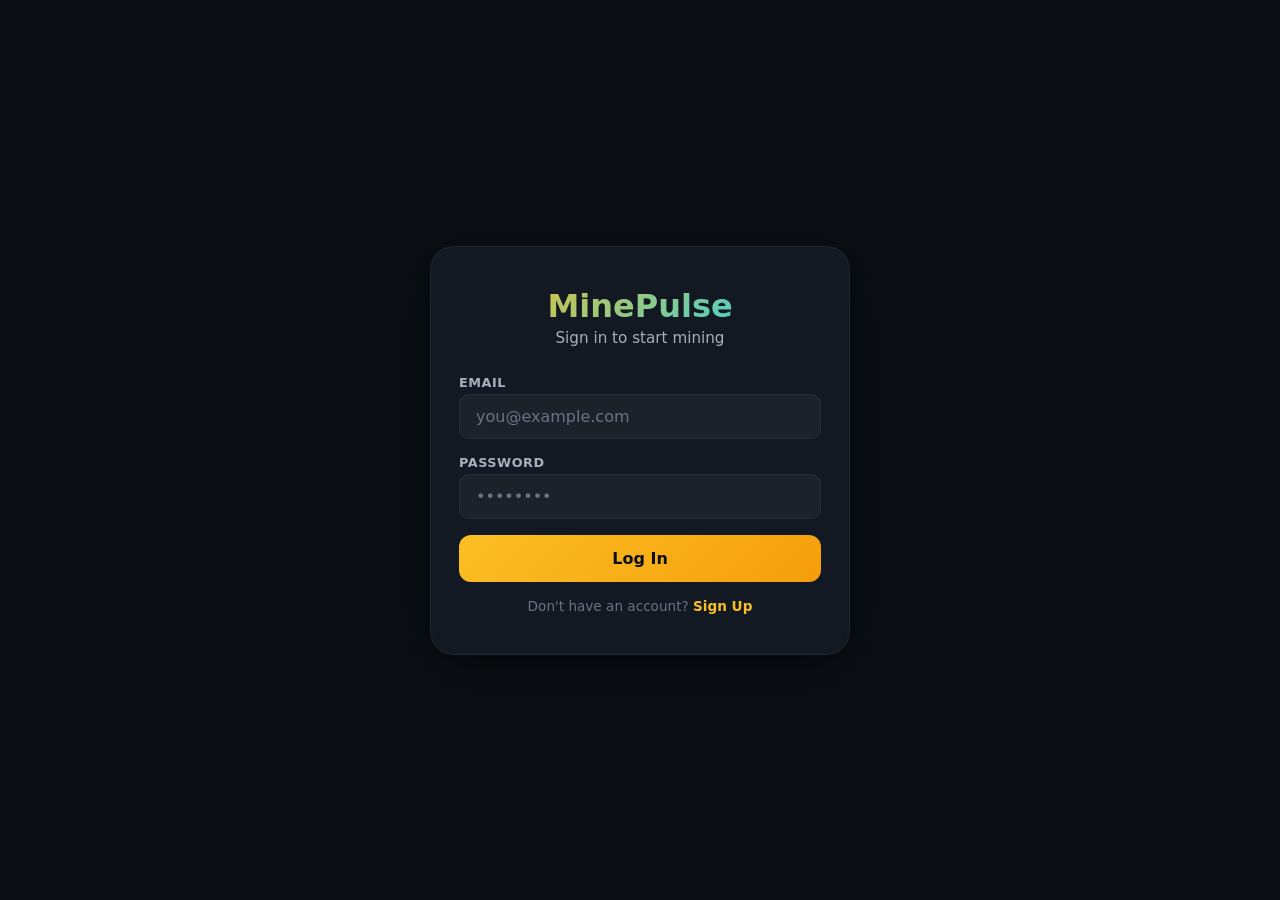
<file: index.html>
<!DOCTYPE html>
<html lang="en">
<head>
  <meta charset="UTF-8" />
  <meta name="viewport" content="width=device-width, initial-scale=1.0, maximum-scale=1.0, user-scalable=yes, viewport-fit=cover" />
  <title>MinePulse – Smart Mining</title>
  <link rel="manifest" href="manifest.json" />
  <link rel="stylesheet" href="style.css" />
</head>
<body>
  <div id="app">

    <!-- ==================== HEADER ==================== -->
    <header class="app-header">
      <div class="header-left">
        <span class="logo-text">MinePulse</span>
      </div>
      <div class="header-right">
        <button class="icon-btn" id="notif-btn" aria-label="Notifications">
          <svg width="22" height="22" viewBox="0 0 24 24" fill="none" stroke="currentColor" stroke-width="2">
            <path d="M18 8A6 6 0 0 0 6 8c0 7-3 9-3 9h18s-3-2-3-9"/>
            <path d="M13.73 21a2 2 0 0 1-3.46 0"/>
          </svg>
          <span class="notif-dot" id="notif-dot"></span>
        </button>
        <button class="icon-btn" id="profile-btn" aria-label="Profile">
          <svg width="22" height="22" viewBox="0 0 24 24" fill="none" stroke="currentColor" stroke-width="2">
            <path d="M20 21v-2a4 4 0 0 0-4-4H8a4 4 0 0 0-4 4v2"/>
            <circle cx="12" cy="7" r="4"/>
          </svg>
        </button>
      </div>
    </header>

    <!-- ==================== MAIN CONTENT ==================== -->
    <main class="main-content">

      <!-- ========== PAGE: DASHBOARD ========== -->
      <section id="page-dashboard" class="page active">
        <div class="welcome-card">
          <h1>Welcome back</h1>
          <p class="subtitle">Your mining dashboard is ready.</p>
        </div>

        <div class="stats-grid">
          <div class="stat-card">
            <span class="stat-label">Today's Earnings</span>
            <span class="stat-value" id="today-earnings">₹0.00</span>
          </div>
          <div class="stat-card">
            <span class="stat-label">Hashrate</span>
            <span class="stat-value" id="hashrate-value">0 H/s</span>
          </div>
          <div class="stat-card">
            <span class="stat-label">Status</span>
            <span class="stat-value" id="mining-status" style="color:#687384;">● Inactive</span>
          </div>
        </div>

        <button class="btn-primary full-width" id="start-btn">START MINING</button>

        <div class="session-info" id="session-info" style="display:none;">
          <span>Session: <strong id="session-time">00:00:00</strong></span>
          <span>Shares: <strong id="shares-count">0</strong></span>
        </div>

        <div class="recent-activity">
          <h3>Recent Activity</h3>
          <div id="activity-list">
            <div class="activity-empty">No activity yet.</div>
          </div>
        </div>
      </section>

      <!-- ========== PAGE: MINING ========== -->
      <section id="page-mining" class="page">
        <h2>Mining</h2>
        <div class="mining-stats">
          <div class="stat-card">
            <span class="stat-label">Current Hashrate</span>
            <span class="stat-value" id="mining-hashrate">0 H/s</span>
          </div>
          <div class="stat-card">
            <span class="stat-label">Session Duration</span>
            <span class="stat-value" id="mining-session">00:00:00</span>
          </div>
          <div class="stat-card">
            <span class="stat-label">Accepted Shares</span>
            <span class="stat-value" id="mining-shares">0</span>
          </div>
          <div class="stat-card">
            <span class="stat-label">Rejected Shares</span>
            <span class="stat-value" id="mining-rejected">0</span>
          </div>
        </div>
        <button class="btn-primary full-width" id="mining-toggle-btn">START MINING</button>
        <div class="mining-controls">
          <button class="btn-secondary" id="pause-btn" disabled>Pause</button>
          <button class="btn-secondary" id="resume-btn" disabled>Resume</button>
        </div>
        <p class="mining-note">Mining uses your device's idle CPU. You can close this page and mining will continue in the background.</p>
      </section>

      <!-- ========== PAGE: EARNINGS ========== -->
      <section id="page-earnings" class="page">
        <h2>Earnings</h2>
        <div class="earnings-summary">
          <div class="stat-card">
            <span class="stat-label">Today</span>
            <span class="stat-value" id="earnings-today">₹0.00</span>
          </div>
          <div class="stat-card">
            <span class="stat-label">This Week</span>
            <span class="stat-value" id="earnings-week">₹0.00</span>
          </div>
          <div class="stat-card">
            <span class="stat-label">This Month</span>
            <span class="stat-value" id="earnings-month">₹0.00</span>
          </div>
          <div class="stat-card">
            <span class="stat-label">Lifetime</span>
            <span class="stat-value" id="earnings-lifetime">₹0.00</span>
          </div>
        </div>
        <div class="earnings-history">
          <h3>History</h3>
          <div id="earnings-history-list">
            <div class="activity-empty">No earnings recorded yet.</div>
          </div>
        </div>
      </section>

      <!-- ========== PAGE: WALLET ========== -->
      <section id="page-wallet" class="page">
        <h2>Wallet</h2>
        <div class="wallet-balance">
          <div class="stat-card">
            <span class="stat-label">Available Balance</span>
            <span class="stat-value" id="wallet-balance">₹0.00</span>
          </div>
          <div class="stat-card">
            <span class="stat-label">Pending Payout</span>
            <span class="stat-value" id="wallet-pending">₹0.00</span>
          </div>
          <div class="stat-card">
            <span class="stat-label">Minimum Payout</span>
            <span class="stat-value" id="wallet-min">₹100.00</span>
          </div>
        </div>
        <div class="wallet-address">
          <label>Wallet Address</label>
          <div class="address-box">
            <span id="wallet-address">0x0000...0000</span>
            <button class="copy-btn" id="copy-address">Copy</button>
          </div>
        </div>
        <button class="btn-primary full-width" id="withdraw-btn">REQUEST PAYOUT</button>
        <div class="payout-history">
          <h3>Payout History</h3>
          <div id="payout-list">
            <div class="activity-empty">No payouts yet.</div>
          </div>
        </div>
      </section>

      <!-- ========== PAGE: MORE ========== -->
      <section id="page-more" class="page">
        <h2>More</h2>
        <div class="more-grid">
          <button class="more-item" data-page="page-workers">
            <svg width="24" height="24" viewBox="0 0 24 24" fill="none" stroke="currentColor" stroke-width="2">
              <rect x="2" y="7" width="20" height="14" rx="2"/>
              <path d="M16 21V5a2 2 0 0 0-2-2h-4a2 2 0 0 0-2 2v16"/>
            </svg>
            <span>Workers</span>
          </button>
          <button class="more-item" data-page="page-transactions">
            <svg width="24" height="24" viewBox="0 0 24 24" fill="none" stroke="currentColor" stroke-width="2">
              <polyline points="9 18 15 12 9 6"/>
            </svg>
            <span>Transactions</span>
          </button>
          <button class="more-item" data-page="page-notifications">
            <svg width="24" height="24" viewBox="0 0 24 24" fill="none" stroke="currentColor" stroke-width="2">
              <path d="M18 8A6 6 0 0 0 6 8c0 7-3 9-3 9h18s-3-2-3-9"/>
              <path d="M13.73 21a2 2 0 0 1-3.46 0"/>
            </svg>
            <span>Notifications</span>
          </button>
          <button class="more-item" data-page="page-support">
            <svg width="24" height="24" viewBox="0 0 24 24" fill="none" stroke="currentColor" stroke-width="2">
              <circle cx="12" cy="12" r="10"/>
              <path d="M9.09 9a3 3 0 0 1 5.83 1c0 2-3 3-3 3"/>
              <line x1="12" y1="17" x2="12.01" y2="17"/>
            </svg>
            <span>Support</span>
          </button>
          <button class="more-item" data-page="page-settings">
            <svg width="24" height="24" viewBox="0 0 24 24" fill="none" stroke="currentColor" stroke-width="2">
              <circle cx="12" cy="12" r="3"/>
              <path d="M12 1v4M12 19v4M4.22 4.22l2.83 2.83M16.95 16.95l2.83 2.83M1 12h4M19 12h4M4.22 19.78l2.83-2.83M16.95 7.05l2.83-2.83"/>
            </svg>
            <span>Settings</span>
          </button>
          <button class="more-item" id="logout-btn">
            <svg width="24" height="24" viewBox="0 0 24 24" fill="none" stroke="currentColor" stroke-width="2">
              <path d="M9 21H5a2 2 0 0 1-2-2V5a2 2 0 0 1 2-2h4"/>
              <polyline points="16 17 21 12 16 7"/>
              <line x1="21" y1="12" x2="9" y2="12"/>
            </svg>
            <span>Logout</span>
          </button>
        </div>
      </section>

      <!-- ========== SUBPAGES (within MORE) ========== -->
      <!-- Workers -->
      <section id="page-workers" class="page subpage">
        <button class="back-btn" data-back="page-more">
          <svg width="20" height="20" viewBox="0 0 24 24" fill="none" stroke="currentColor" stroke-width="2">
            <polyline points="15 18 9 12 15 6"/>
          </svg>
          Back
        </button>
        <h2>Workers</h2>
        <div id="workers-list">
          <div class="activity-empty">No workers connected.</div>
        </div>
      </section>

      <!-- Transactions -->
      <section id="page-transactions" class="page subpage">
        <button class="back-btn" data-back="page-more">
          <svg width="20" height="20" viewBox="0 0 24 24" fill="none" stroke="currentColor" stroke-width="2">
            <polyline points="15 18 9 12 15 6"/>
          </svg>
          Back
        </button>
        <h2>Transactions</h2>
        <div id="transactions-list">
          <div class="activity-empty">No transactions yet.</div>
        </div>
      </section>

      <!-- Notifications -->
      <section id="page-notifications" class="page subpage">
        <button class="back-btn" data-back="page-more">
          <svg width="20" height="20" viewBox="0 0 24 24" fill="none" stroke="currentColor" stroke-width="2">
            <polyline points="15 18 9 12 15 6"/>
          </svg>
          Back
        </button>
        <h2>Notifications</h2>
        <div id="notifications-list">
          <div class="activity-empty">No notifications.</div>
        </div>
      </section>

      <!-- Support -->
      <section id="page-support" class="page subpage">
        <button class="back-btn" data-back="page-more">
          <svg width="20" height="20" viewBox="0 0 24 24" fill="none" stroke="currentColor" stroke-width="2">
            <polyline points="15 18 9 12 15 6"/>
          </svg>
          Back
        </button>
        <h2>Support</h2>
        <p>Email: support@minepulse.com</p>
        <p>Telegram: @MinePulseSupport</p>
        <p>Response time: within 24 hours</p>
      </section>

      <!-- Settings -->
      <section id="page-settings" class="page subpage">
        <button class="back-btn" data-back="page-more">
          <svg width="20" height="20" viewBox="0 0 24 24" fill="none" stroke="currentColor" stroke-width="2">
            <polyline points="15 18 9 12 15 6"/>
          </svg>
          Back
        </button>
        <h2>Settings</h2>
        <div class="settings-group">
          <h3>Appearance</h3>
          <button class="btn-secondary" id="theme-toggle">Toggle Dark / Light</button>
        </div>
        <div class="settings-group">
          <h3>Currency</h3>
          <select id="currency-select">
            <option value="INR">INR (₹)</option>
            <option value="USD">USD ($)</option>
            <option value="USDT">USDT</option>
          </select>
        </div>
        <div class="settings-group">
          <h3>Account</h3>
          <button class="btn-secondary" id="logout-settings-btn">Logout</button>
        </div>
      </section>

    </main>

    <!-- ==================== BOTTOM NAVIGATION ==================== -->
    <nav class="bottom-nav">
      <button class="nav-item active" data-page="page-dashboard">
        <svg width="24" height="24" viewBox="0 0 24 24" fill="none" stroke="currentColor" stroke-width="2">
          <path d="M3 12L12 3l9 9"/>
          <path d="M5 10v10h14V10"/>
        </svg>
        <span>Home</span>
      </button>
      <button class="nav-item" data-page="page-mining">
        <svg width="24" height="24" viewBox="0 0 24 24" fill="none" stroke="currentColor" stroke-width="2">
          <path d="M12 3L3 8l9 5 9-5-9-5z"/>
          <path d="M3 8v8l9 5 9-5V8"/>
        </svg>
        <span>Mining</span>
      </button>
      <button class="nav-item" data-page="page-earnings">
        <svg width="24" height="24" viewBox="0 0 24 24" fill="none" stroke="currentColor" stroke-width="2">
          <circle cx="12" cy="12" r="10"/>
          <path d="M12 6v12M8 10l4-2 4 2"/>
        </svg>
        <span>Earnings</span>
      </button>
      <button class="nav-item" data-page="page-wallet">
        <svg width="24" height="24" viewBox="0 0 24 24" fill="none" stroke="currentColor" stroke-width="2">
          <rect x="2" y="5" width="20" height="14" rx="2"/>
          <path d="M16 10h4"/>
        </svg>
        <span>Wallet</span>
      </button>
      <button class="nav-item" data-page="page-more">
        <svg width="24" height="24" viewBox="0 0 24 24" fill="none" stroke="currentColor" stroke-width="2">
          <circle cx="12" cy="5" r="1"/>
          <circle cx="12" cy="12" r="1"/>
          <circle cx="12" cy="19" r="1"/>
        </svg>
        <span>More</span>
      </button>
    </nav>

  </div>

  <script src="app.js"></script>
</body>
</html>
</file>
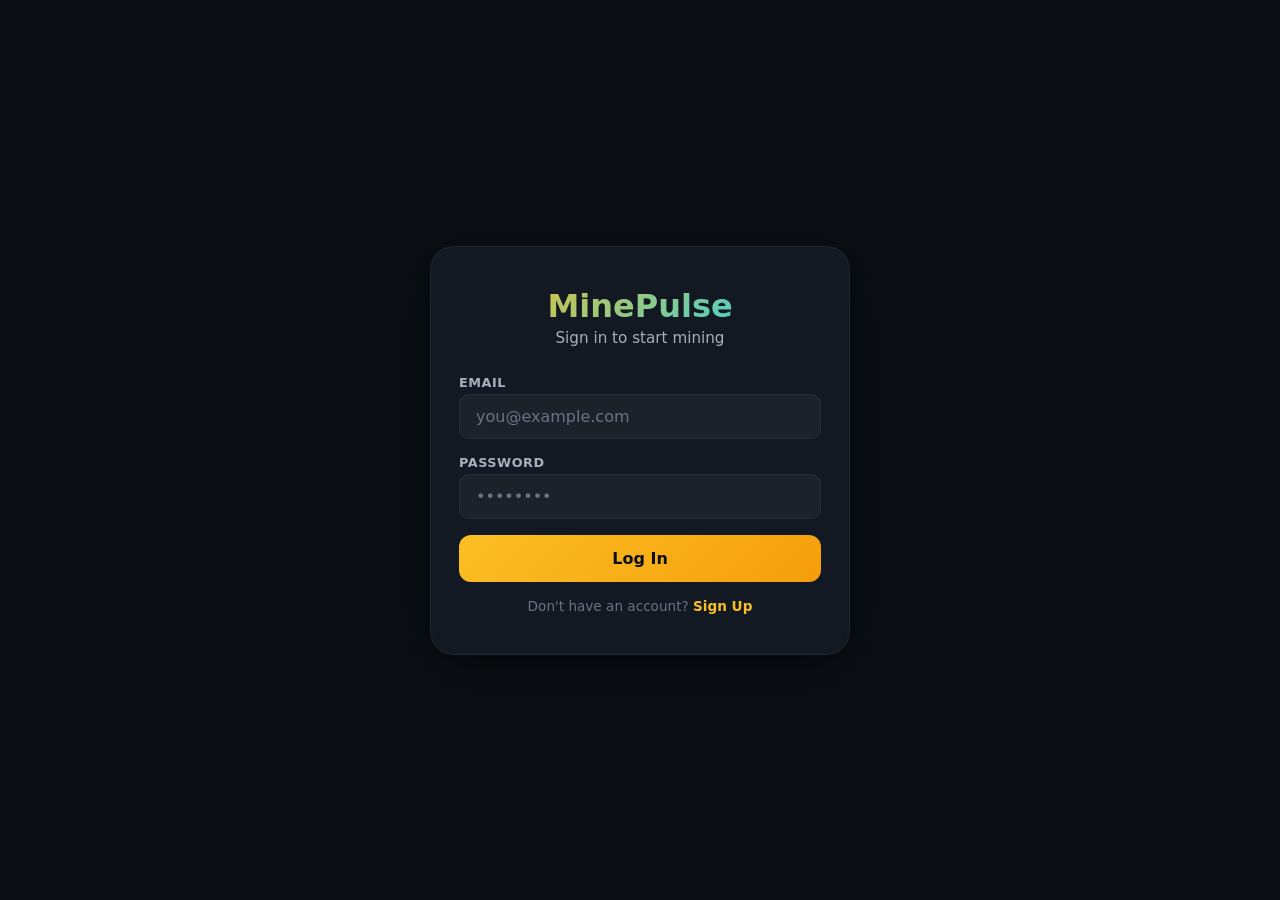
<file: deepseek_html_20260814_121b9d.html>
<!DOCTYPE html>
<html lang="en">
<head>
  <meta charset="UTF-8" />
  <meta name="viewport" content="width=device-width, initial-scale=1.0, maximum-scale=1.0, user-scalable=yes, viewport-fit=cover" />
  <title>MinePulse – Smart Mining</title>
  <link rel="manifest" href="manifest.json" />
  <link rel="stylesheet" href="style.css" />
</head>
<body>
  <div id="app">

    <!-- ==================== HEADER ==================== -->
    <header class="app-header">
      <div class="header-left">
        <span class="logo-text">MinePulse</span>
      </div>
      <div class="header-right">
        <button class="icon-btn" id="notif-btn" aria-label="Notifications">
          <svg width="22" height="22" viewBox="0 0 24 24" fill="none" stroke="currentColor" stroke-width="2">
            <path d="M18 8A6 6 0 0 0 6 8c0 7-3 9-3 9h18s-3-2-3-9"/>
            <path d="M13.73 21a2 2 0 0 1-3.46 0"/>
          </svg>
          <span class="notif-dot" id="notif-dot"></span>
        </button>
        <button class="icon-btn" id="profile-btn" aria-label="Profile">
          <svg width="22" height="22" viewBox="0 0 24 24" fill="none" stroke="currentColor" stroke-width="2">
            <path d="M20 21v-2a4 4 0 0 0-4-4H8a4 4 0 0 0-4 4v2"/>
            <circle cx="12" cy="7" r="4"/>
          </svg>
        </button>
      </div>
    </header>

    <!-- ==================== MAIN CONTENT ==================== -->
    <main class="main-content">

      <!-- ========== PAGE: DASHBOARD ========== -->
      <section id="page-dashboard" class="page active">
        <div class="welcome-card">
          <h1>Welcome back</h1>
          <p class="subtitle">Your mining dashboard is ready.</p>
        </div>

        <div class="stats-grid">
          <div class="stat-card">
            <span class="stat-label">Today's Earnings</span>
            <span class="stat-value" id="today-earnings">₹0.00</span>
          </div>
          <div class="stat-card">
            <span class="stat-label">Hashrate</span>
            <span class="stat-value" id="hashrate-value">0 H/s</span>
          </div>
          <div class="stat-card">
            <span class="stat-label">Status</span>
            <span class="stat-value" id="mining-status" style="color:#687384;">● Inactive</span>
          </div>
        </div>

        <button class="btn-primary full-width" id="start-btn">START MINING</button>

        <div class="session-info" id="session-info" style="display:none;">
          <span>Session: <strong id="session-time">00:00:00</strong></span>
          <span>Shares: <strong id="shares-count">0</strong></span>
        </div>

        <div class="recent-activity">
          <h3>Recent Activity</h3>
          <div id="activity-list">
            <div class="activity-empty">No activity yet.</div>
          </div>
        </div>
      </section>

      <!-- ========== PAGE: MINING ========== -->
      <section id="page-mining" class="page">
        <h2>Mining</h2>
        <div class="mining-stats">
          <div class="stat-card">
            <span class="stat-label">Current Hashrate</span>
            <span class="stat-value" id="mining-hashrate">0 H/s</span>
          </div>
          <div class="stat-card">
            <span class="stat-label">Session Duration</span>
            <span class="stat-value" id="mining-session">00:00:00</span>
          </div>
          <div class="stat-card">
            <span class="stat-label">Accepted Shares</span>
            <span class="stat-value" id="mining-shares">0</span>
          </div>
          <div class="stat-card">
            <span class="stat-label">Rejected Shares</span>
            <span class="stat-value" id="mining-rejected">0</span>
          </div>
        </div>
        <button class="btn-primary full-width" id="mining-toggle-btn">START MINING</button>
        <div class="mining-controls">
          <button class="btn-secondary" id="pause-btn" disabled>Pause</button>
          <button class="btn-secondary" id="resume-btn" disabled>Resume</button>
        </div>
        <p class="mining-note">Mining uses your device's idle CPU. You can close this page and mining will continue in the background.</p>
      </section>

      <!-- ========== PAGE: EARNINGS ========== -->
      <section id="page-earnings" class="page">
        <h2>Earnings</h2>
        <div class="earnings-summary">
          <div class="stat-card">
            <span class="stat-label">Today</span>
            <span class="stat-value" id="earnings-today">₹0.00</span>
          </div>
          <div class="stat-card">
            <span class="stat-label">This Week</span>
            <span class="stat-value" id="earnings-week">₹0.00</span>
          </div>
          <div class="stat-card">
            <span class="stat-label">This Month</span>
            <span class="stat-value" id="earnings-month">₹0.00</span>
          </div>
          <div class="stat-card">
            <span class="stat-label">Lifetime</span>
            <span class="stat-value" id="earnings-lifetime">₹0.00</span>
          </div>
        </div>
        <div class="earnings-history">
          <h3>History</h3>
          <div id="earnings-history-list">
            <div class="activity-empty">No earnings recorded yet.</div>
          </div>
        </div>
      </section>

      <!-- ========== PAGE: WALLET ========== -->
      <section id="page-wallet" class="page">
        <h2>Wallet</h2>
        <div class="wallet-balance">
          <div class="stat-card">
            <span class="stat-label">Available Balance</span>
            <span class="stat-value" id="wallet-balance">₹0.00</span>
          </div>
          <div class="stat-card">
            <span class="stat-label">Pending Payout</span>
            <span class="stat-value" id="wallet-pending">₹0.00</span>
          </div>
          <div class="stat-card">
            <span class="stat-label">Minimum Payout</span>
            <span class="stat-value" id="wallet-min">₹100.00</span>
          </div>
        </div>
        <div class="wallet-address">
          <label>Wallet Address</label>
          <div class="address-box">
            <span id="wallet-address">0x0000...0000</span>
            <button class="copy-btn" id="copy-address">Copy</button>
          </div>
        </div>
        <button class="btn-primary full-width" id="withdraw-btn">REQUEST PAYOUT</button>
        <div class="payout-history">
          <h3>Payout History</h3>
          <div id="payout-list">
            <div class="activity-empty">No payouts yet.</div>
          </div>
        </div>
      </section>

      <!-- ========== PAGE: MORE ========== -->
      <section id="page-more" class="page">
        <h2>More</h2>
        <div class="more-grid">
          <button class="more-item" data-page="page-workers">
            <svg width="24" height="24" viewBox="0 0 24 24" fill="none" stroke="currentColor" stroke-width="2">
              <rect x="2" y="7" width="20" height="14" rx="2"/>
              <path d="M16 21V5a2 2 0 0 0-2-2h-4a2 2 0 0 0-2 2v16"/>
            </svg>
            <span>Workers</span>
          </button>
          <button class="more-item" data-page="page-transactions">
            <svg width="24" height="24" viewBox="0 0 24 24" fill="none" stroke="currentColor" stroke-width="2">
              <polyline points="9 18 15 12 9 6"/>
            </svg>
            <span>Transactions</span>
          </button>
          <button class="more-item" data-page="page-notifications">
            <svg width="24" height="24" viewBox="0 0 24 24" fill="none" stroke="currentColor" stroke-width="2">
              <path d="M18 8A6 6 0 0 0 6 8c0 7-3 9-3 9h18s-3-2-3-9"/>
              <path d="M13.73 21a2 2 0 0 1-3.46 0"/>
            </svg>
            <span>Notifications</span>
          </button>
          <button class="more-item" data-page="page-support">
            <svg width="24" height="24" viewBox="0 0 24 24" fill="none" stroke="currentColor" stroke-width="2">
              <circle cx="12" cy="12" r="10"/>
              <path d="M9.09 9a3 3 0 0 1 5.83 1c0 2-3 3-3 3"/>
              <line x1="12" y1="17" x2="12.01" y2="17"/>
            </svg>
            <span>Support</span>
          </button>
          <button class="more-item" data-page="page-settings">
            <svg width="24" height="24" viewBox="0 0 24 24" fill="none" stroke="currentColor" stroke-width="2">
              <circle cx="12" cy="12" r="3"/>
              <path d="M12 1v4M12 19v4M4.22 4.22l2.83 2.83M16.95 16.95l2.83 2.83M1 12h4M19 12h4M4.22 19.78l2.83-2.83M16.95 7.05l2.83-2.83"/>
            </svg>
            <span>Settings</span>
          </button>
          <button class="more-item" id="logout-btn">
            <svg width="24" height="24" viewBox="0 0 24 24" fill="none" stroke="currentColor" stroke-width="2">
              <path d="M9 21H5a2 2 0 0 1-2-2V5a2 2 0 0 1 2-2h4"/>
              <polyline points="16 17 21 12 16 7"/>
              <line x1="21" y1="12" x2="9" y2="12"/>
            </svg>
            <span>Logout</span>
          </button>
        </div>
      </section>

      <!-- ========== SUBPAGES (within MORE) ========== -->
      <!-- Workers -->
      <section id="page-workers" class="page subpage">
        <button class="back-btn" data-back="page-more">
          <svg width="20" height="20" viewBox="0 0 24 24" fill="none" stroke="currentColor" stroke-width="2">
            <polyline points="15 18 9 12 15 6"/>
          </svg>
          Back
        </button>
        <h2>Workers</h2>
        <div id="workers-list">
          <div class="activity-empty">No workers connected.</div>
        </div>
      </section>

      <!-- Transactions -->
      <section id="page-transactions" class="page subpage">
        <button class="back-btn" data-back="page-more">
          <svg width="20" height="20" viewBox="0 0 24 24" fill="none" stroke="currentColor" stroke-width="2">
            <polyline points="15 18 9 12 15 6"/>
          </svg>
          Back
        </button>
        <h2>Transactions</h2>
        <div id="transactions-list">
          <div class="activity-empty">No transactions yet.</div>
        </div>
      </section>

      <!-- Notifications -->
      <section id="page-notifications" class="page subpage">
        <button class="back-btn" data-back="page-more">
          <svg width="20" height="20" viewBox="0 0 24 24" fill="none" stroke="currentColor" stroke-width="2">
            <polyline points="15 18 9 12 15 6"/>
          </svg>
          Back
        </button>
        <h2>Notifications</h2>
        <div id="notifications-list">
          <div class="activity-empty">No notifications.</div>
        </div>
      </section>

      <!-- Support -->
      <section id="page-support" class="page subpage">
        <button class="back-btn" data-back="page-more">
          <svg width="20" height="20" viewBox="0 0 24 24" fill="none" stroke="currentColor" stroke-width="2">
            <polyline points="15 18 9 12 15 6"/>
          </svg>
          Back
        </button>
        <h2>Support</h2>
        <p>Email: support@minepulse.com</p>
        <p>Telegram: @MinePulseSupport</p>
        <p>Response time: within 24 hours</p>
      </section>

      <!-- Settings -->
      <section id="page-settings" class="page subpage">
        <button class="back-btn" data-back="page-more">
          <svg width="20" height="20" viewBox="0 0 24 24" fill="none" stroke="currentColor" stroke-width="2">
            <polyline points="15 18 9 12 15 6"/>
          </svg>
          Back
        </button>
        <h2>Settings</h2>
        <div class="settings-group">
          <h3>Appearance</h3>
          <button class="btn-secondary" id="theme-toggle">Toggle Dark / Light</button>
        </div>
        <div class="settings-group">
          <h3>Currency</h3>
          <select id="currency-select">
            <option value="INR">INR (₹)</option>
            <option value="USD">USD ($)</option>
            <option value="USDT">USDT</option>
          </select>
        </div>
        <div class="settings-group">
          <h3>Account</h3>
          <button class="btn-secondary" id="logout-settings-btn">Logout</button>
        </div>
      </section>

    </main>

    <!-- ==================== BOTTOM NAVIGATION ==================== -->
    <nav class="bottom-nav">
      <button class="nav-item active" data-page="page-dashboard">
        <svg width="24" height="24" viewBox="0 0 24 24" fill="none" stroke="currentColor" stroke-width="2">
          <path d="M3 12L12 3l9 9"/>
          <path d="M5 10v10h14V10"/>
        </svg>
        <span>Home</span>
      </button>
      <button class="nav-item" data-page="page-mining">
        <svg width="24" height="24" viewBox="0 0 24 24" fill="none" stroke="currentColor" stroke-width="2">
          <path d="M12 3L3 8l9 5 9-5-9-5z"/>
          <path d="M3 8v8l9 5 9-5V8"/>
        </svg>
        <span>Mining</span>
      </button>
      <button class="nav-item" data-page="page-earnings">
        <svg width="24" height="24" viewBox="0 0 24 24" fill="none" stroke="currentColor" stroke-width="2">
          <circle cx="12" cy="12" r="10"/>
          <path d="M12 6v12M8 10l4-2 4 2"/>
        </svg>
        <span>Earnings</span>
      </button>
      <button class="nav-item" data-page="page-wallet">
        <svg width="24" height="24" viewBox="0 0 24 24" fill="none" stroke="currentColor" stroke-width="2">
          <rect x="2" y="5" width="20" height="14" rx="2"/>
          <path d="M16 10h4"/>
        </svg>
        <span>Wallet</span>
      </button>
      <button class="nav-item" data-page="page-more">
        <svg width="24" height="24" viewBox="0 0 24 24" fill="none" stroke="currentColor" stroke-width="2">
          <circle cx="12" cy="5" r="1"/>
          <circle cx="12" cy="12" r="1"/>
          <circle cx="12" cy="19" r="1"/>
        </svg>
        <span>More</span>
      </button>
    </nav>

  </div>

  <script src="app.js"></script>
</body>
</html>
</file>
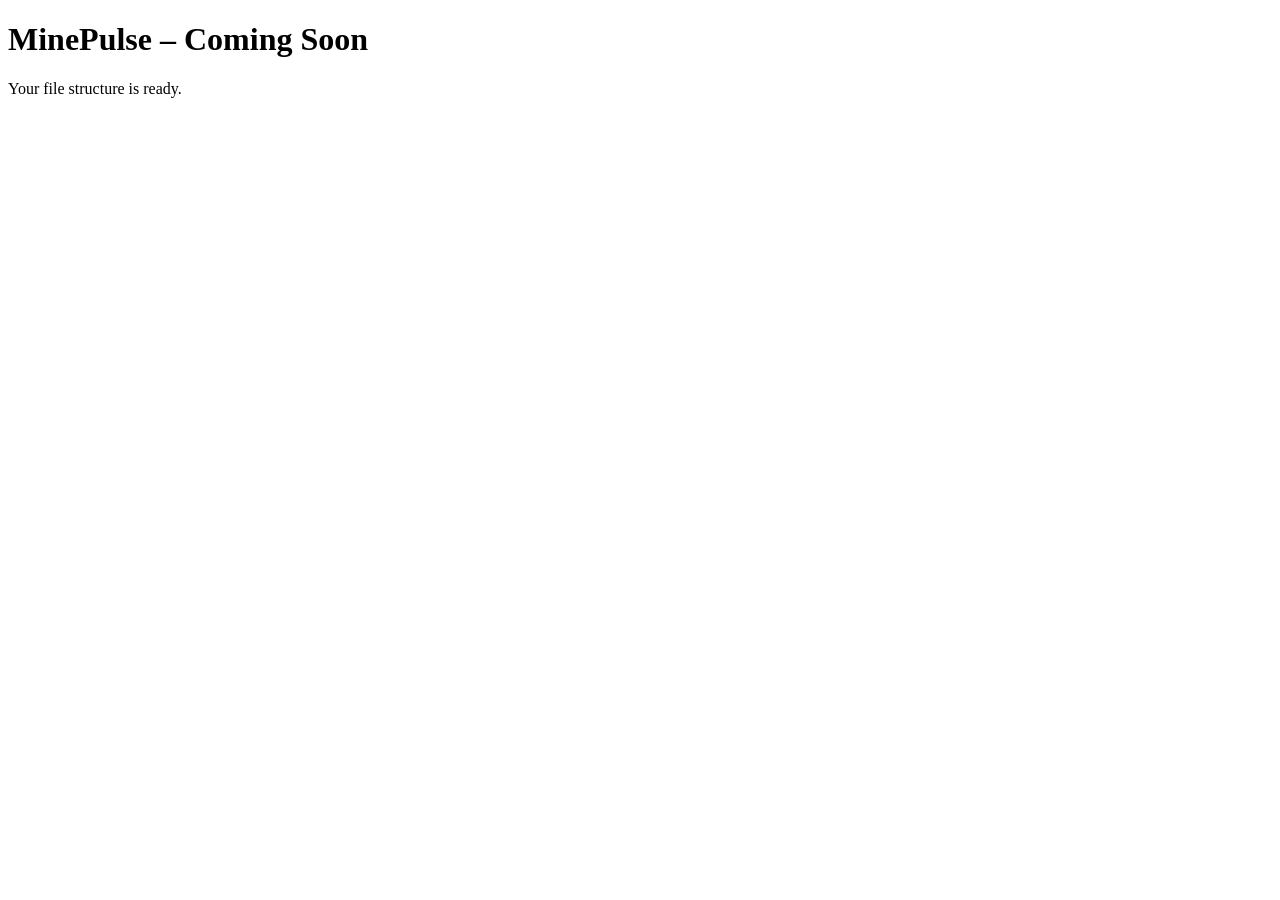
<file: deepseek_html_20260814_d4dbf2.html>
<!DOCTYPE html>
<html lang="en">
<head>
  <meta charset="UTF-8" />
  <meta name="viewport" content="width=device-width, initial-scale=1.0" />
  <title>MinePulse</title>
</head>
<body>
  <h1>MinePulse – Coming Soon</h1>
  <p>Your file structure is ready.</p>
</body>
</html>
</file>
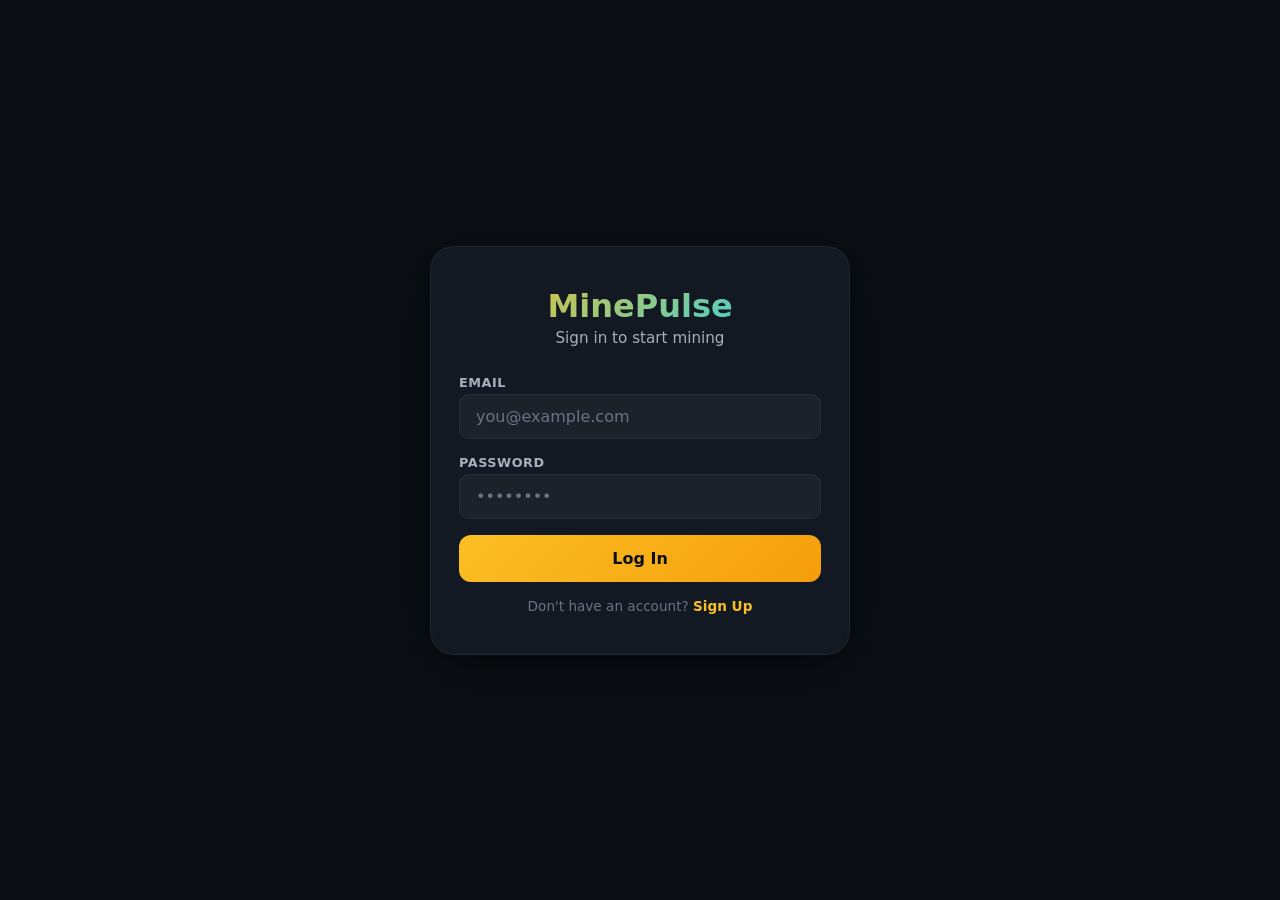
<file: deepseek_html_20260815_b5a758.html>
<!DOCTYPE html>
<html lang="en">
<head>
  <meta charset="UTF-8" />
  <meta name="viewport" content="width=device-width, initial-scale=1.0, maximum-scale=1.0, user-scalable=yes" />
  <title>MinePulse – Login</title>
  <link rel="stylesheet" href="login.css" />
</head>
<body>
  <div class="auth-container">
    <div class="auth-card">
      <div class="auth-logo">MinePulse</div>
      <p class="auth-tagline">Sign in to start mining</p>

      <!-- ========== LOGIN FORM ========== -->
      <div id="login-form" class="auth-form">
        <div class="form-group">
          <label>Email</label>
          <input id="login-email" type="email" placeholder="you@example.com" />
        </div>
        <div class="form-group">
          <label>Password</label>
          <input id="login-password" type="password" placeholder="••••••••" />
        </div>
        <div id="login-error" class="auth-error" style="display:none;"></div>
        <button id="login-btn" class="auth-btn">Log In</button>
        <p class="auth-toggle">Don't have an account? <span id="show-signup">Sign Up</span></p>
      </div>

      <!-- ========== SIGN UP FORM ========== -->
      <div id="signup-form" class="auth-form" style="display:none;">
        <div class="form-group">
          <label>Username</label>
          <input id="signup-username" type="text" placeholder="Your username" />
        </div>
        <div class="form-group">
          <label>Email</label>
          <input id="signup-email" type="email" placeholder="you@example.com" />
        </div>
        <div class="form-group">
          <label>Password</label>
          <input id="signup-password" type="password" placeholder="Min 6 characters" />
        </div>
        <div class="form-group">
          <label>Payout Method</label>
          <select id="signup-payout">
            <option value="UPI">UPI</option>
            <option value="BANK">Bank Transfer</option>
            <option value="USDT">USDT</option>
          </select>
        </div>
        <div class="form-group">
          <label>Wallet Address / UPI ID</label>
          <input id="signup-wallet" type="text" placeholder="Enter your wallet address" />
        </div>
        <div id="signup-error" class="auth-error" style="display:none;"></div>
        <button id="signup-btn" class="auth-btn">Create Account</button>
        <p class="auth-toggle">Already have an account? <span id="show-login">Log In</span></p>
      </div>
    </div>
  </div>

  <script>
    const API_BASE = 'https://minepulse-net.onrender.com';

    // ---------- HELPERS ----------
    function showError(element, message) {
      element.textContent = message;
      element.style.display = 'block';
    }

    function hideError(element) {
      element.style.display = 'none';
    }

    async function apiCall(endpoint, method = 'GET', body = null) {
      const url = `${API_BASE}${endpoint}`;
      const options = { method, headers: { 'Content-Type': 'application/json' } };
      if (body) options.body = JSON.stringify(body);
      try {
        const res = await fetch(url, options);
        return await res.json();
      } catch (e) {
        return { error: 'Network error. Please try again.' };
      }
    }

    // ---------- LOGIN ----------
    async function loginUser() {
      const email = document.getElementById('login-email').value.trim();
      const password = document.getElementById('login-password').value;
      const errorEl = document.getElementById('login-error');

      if (!email || !password) {
        showError(errorEl, 'Please fill in all fields.');
        return;
      }

      hideError(errorEl);
      const result = await apiCall('/api/auth/login', 'POST', { email, password });

      if (result && result.user_id) {
        localStorage.setItem('minepulse_user', JSON.stringify({ user_id: result.user_id, username: result.username }));
        window.location.href = 'index.html';
      } else {
        showError(errorEl, result?.detail || 'Login failed. Please check your credentials.');
      }
    }

    // ---------- REGISTER ----------
    async function registerUser() {
      const username = document.getElementById('signup-username').value.trim();
      const email = document.getElementById('signup-email').value.trim();
      const password = document.getElementById('signup-password').value;
      const payout = document.getElementById('signup-payout').value;
      const wallet = document.getElementById('signup-wallet').value.trim();
      const errorEl = document.getElementById('signup-error');

      if (!username || !email || password.length < 6 || !wallet) {
        showError(errorEl, 'Please fill in all fields. Password must be at least 6 characters.');
        return;
      }

      hideError(errorEl);
      const result = await apiCall('/api/auth/register', 'POST', { username, email, password, payout_method: payout, wallet_address: wallet });

      if (result && result.user_id) {
        localStorage.setItem('minepulse_user', JSON.stringify({ user_id: result.user_id, username }));
        window.location.href = 'index.html';
      } else {
        showError(errorEl, result?.detail || 'Registration failed. Please try again.');
      }
    }

    // ---------- TOGGLE FORMS ----------
    document.getElementById('show-signup').addEventListener('click', function() {
      document.getElementById('login-form').style.display = 'none';
      document.getElementById('signup-form').style.display = 'block';
      hideError(document.getElementById('login-error'));
      hideError(document.getElementById('signup-error'));
    });

    document.getElementById('show-login').addEventListener('click', function() {
      document.getElementById('login-form').style.display = 'block';
      document.getElementById('signup-form').style.display = 'none';
      hideError(document.getElementById('login-error'));
      hideError(document.getElementById('signup-error'));
    });

    // ---------- BUTTON EVENTS ----------
    document.getElementById('login-btn').addEventListener('click', loginUser);
    document.getElementById('signup-btn').addEventListener('click', registerUser);

    // Enter key support
    document.getElementById('login-password').addEventListener('keydown', function(e) {
      if (e.key === 'Enter') loginUser();
    });
    document.getElementById('signup-password').addEventListener('keydown', function(e) {
      if (e.key === 'Enter') registerUser();
    });

    // Check if already logged in
    const stored = localStorage.getItem('minepulse_user');
    if (stored) {
      try {
        const data = JSON.parse(stored);
        if (data.user_id) {
          window.location.href = 'index.html';
        }
      } catch(e) {}
    }
  </script>
</body>
</html>
</file>
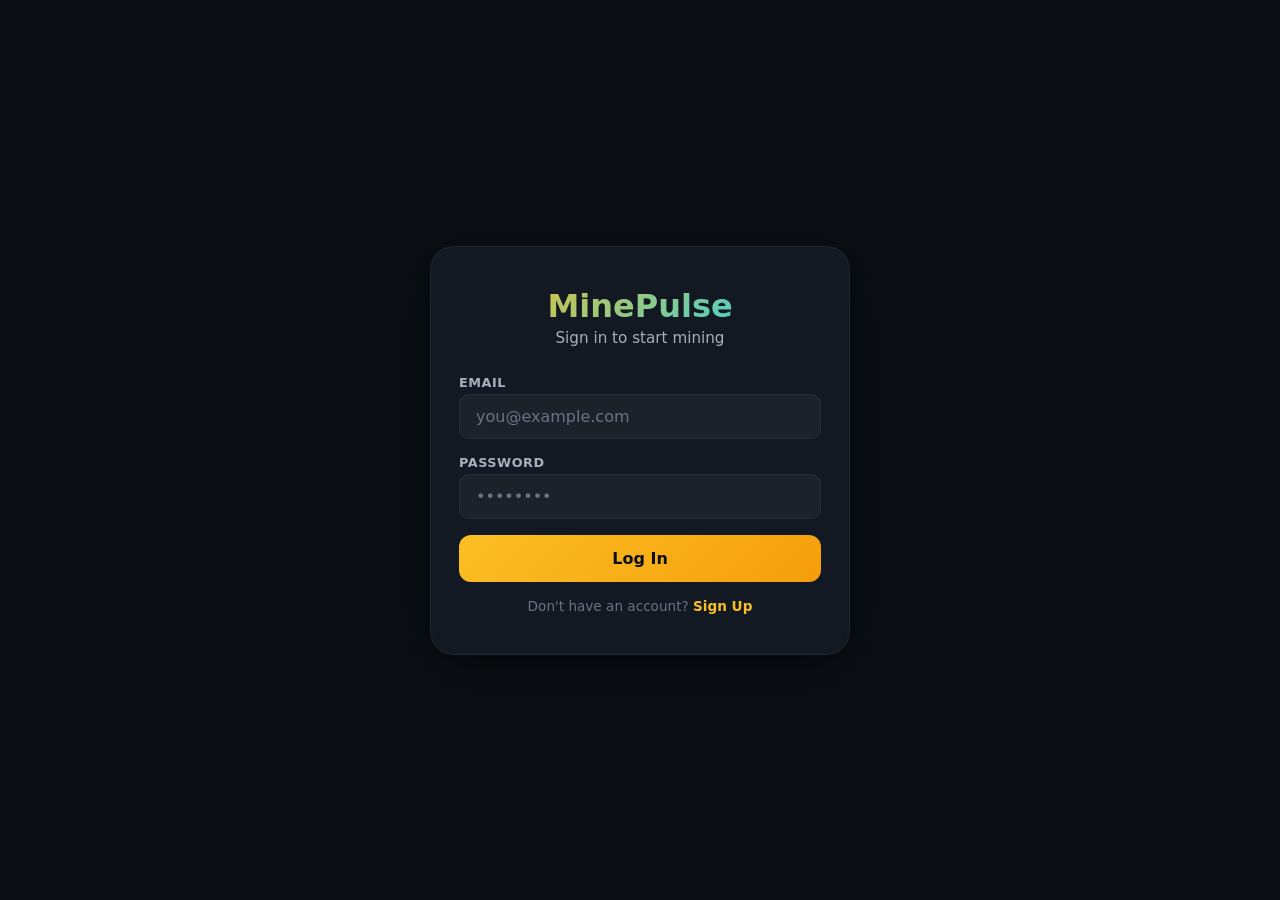
<file: login.html>
<!DOCTYPE html>
<html lang="en">
<head>
  <meta charset="UTF-8" />
  <meta name="viewport" content="width=device-width, initial-scale=1.0, maximum-scale=1.0, user-scalable=yes" />
  <title>MinePulse – Login</title>
  <link rel="stylesheet" href="login.css" />
</head>
<body>
  <div class="auth-container">
    <div class="auth-card">
      <div class="auth-logo">MinePulse</div>
      <p class="auth-tagline">Sign in to start mining</p>

      <!-- ========== LOGIN FORM ========== -->
      <div id="login-form" class="auth-form">
        <div class="form-group">
          <label>Email</label>
          <input id="login-email" type="email" placeholder="you@example.com" />
        </div>
        <div class="form-group">
          <label>Password</label>
          <input id="login-password" type="password" placeholder="••••••••" />
        </div>
        <div id="login-error" class="auth-error" style="display:none;"></div>
        <button id="login-btn" class="auth-btn">Log In</button>
        <p class="auth-toggle">Don't have an account? <span id="show-signup">Sign Up</span></p>
      </div>

      <!-- ========== SIGN UP FORM ========== -->
      <div id="signup-form" class="auth-form" style="display:none;">
        <div class="form-group">
          <label>Username</label>
          <input id="signup-username" type="text" placeholder="Your username" />
        </div>
        <div class="form-group">
          <label>Email</label>
          <input id="signup-email" type="email" placeholder="you@example.com" />
        </div>
        <div class="form-group">
          <label>Password</label>
          <input id="signup-password" type="password" placeholder="Min 6 characters" />
        </div>
        <div class="form-group">
          <label>Payout Method</label>
          <select id="signup-payout">
            <option value="UPI">UPI</option>
            <option value="BANK">Bank Transfer</option>
            <option value="USDT">USDT</option>
          </select>
        </div>
        <div class="form-group">
          <label>Wallet Address / UPI ID</label>
          <input id="signup-wallet" type="text" placeholder="Enter your wallet address" />
        </div>
        <div id="signup-error" class="auth-error" style="display:none;"></div>
        <button id="signup-btn" class="auth-btn">Create Account</button>
        <p class="auth-toggle">Already have an account? <span id="show-login">Log In</span></p>
      </div>
    </div>
  </div>

  <script>
    const API_BASE = 'https://minepulse-net.onrender.com';

    // ---------- HELPERS ----------
    function showError(element, message) {
      element.textContent = message;
      element.style.display = 'block';
    }

    function hideError(element) {
      element.style.display = 'none';
    }

    async function apiCall(endpoint, method = 'GET', body = null) {
      const url = `${API_BASE}${endpoint}`;
      const options = { method, headers: { 'Content-Type': 'application/json' } };
      if (body) options.body = JSON.stringify(body);
      try {
        const res = await fetch(url, options);
        return await res.json();
      } catch (e) {
        return { error: 'Network error. Please try again.' };
      }
    }

    // ---------- LOGIN ----------
    async function loginUser() {
      const email = document.getElementById('login-email').value.trim();
      const password = document.getElementById('login-password').value;
      const errorEl = document.getElementById('login-error');

      if (!email || !password) {
        showError(errorEl, 'Please fill in all fields.');
        return;
      }

      hideError(errorEl);
      const result = await apiCall('/api/auth/login', 'POST', { email, password });

      if (result && result.user_id) {
        localStorage.setItem('minepulse_user', JSON.stringify({ user_id: result.user_id, username: result.username }));
        window.location.href = 'index.html';
      } else {
        showError(errorEl, result?.detail || 'Login failed. Please check your credentials.');
      }
    }

    // ---------- REGISTER ----------
    async function registerUser() {
      const username = document.getElementById('signup-username').value.trim();
      const email = document.getElementById('signup-email').value.trim();
      const password = document.getElementById('signup-password').value;
      const payout = document.getElementById('signup-payout').value;
      const wallet = document.getElementById('signup-wallet').value.trim();
      const errorEl = document.getElementById('signup-error');

      if (!username || !email || password.length < 6 || !wallet) {
        showError(errorEl, 'Please fill in all fields. Password must be at least 6 characters.');
        return;
      }

      hideError(errorEl);
      const result = await apiCall('/api/auth/register', 'POST', { username, email, password, payout_method: payout, wallet_address: wallet });

      if (result && result.user_id) {
        localStorage.setItem('minepulse_user', JSON.stringify({ user_id: result.user_id, username }));
        window.location.href = 'index.html';
      } else {
        showError(errorEl, result?.detail || 'Registration failed. Please try again.');
      }
    }

    // ---------- TOGGLE FORMS ----------
    document.getElementById('show-signup').addEventListener('click', function() {
      document.getElementById('login-form').style.display = 'none';
      document.getElementById('signup-form').style.display = 'block';
      hideError(document.getElementById('login-error'));
      hideError(document.getElementById('signup-error'));
    });

    document.getElementById('show-login').addEventListener('click', function() {
      document.getElementById('login-form').style.display = 'block';
      document.getElementById('signup-form').style.display = 'none';
      hideError(document.getElementById('login-error'));
      hideError(document.getElementById('signup-error'));
    });

    // ---------- BUTTON EVENTS ----------
    document.getElementById('login-btn').addEventListener('click', loginUser);
    document.getElementById('signup-btn').addEventListener('click', registerUser);

    // Enter key support
    document.getElementById('login-password').addEventListener('keydown', function(e) {
      if (e.key === 'Enter') loginUser();
    });
    document.getElementById('signup-password').addEventListener('keydown', function(e) {
      if (e.key === 'Enter') registerUser();
    });

    // Check if already logged in
    const stored = localStorage.getItem('minepulse_user');
    if (stored) {
      try {
        const data = JSON.parse(stored);
        if (data.user_id) {
          window.location.href = 'index.html';
        }
      } catch(e) {}
    }
  </script>
</body>
</html>
</file>
<file: style.css>
/* ============================================================
   MINEPULSE – COMPLETE STYLES
   ============================================================ */
* {
  margin: 0;
  padding: 0;
  box-sizing: border-box;
}

body {
  font-family: system-ui, -apple-system, 'Segoe UI', Roboto, sans-serif;
  background: #0B0F14;
  color: #F8FAFC;
  min-height: 100vh;
  padding-bottom: 80px;
  transition: background 0.3s, color 0.3s;
}

/* ---------- LIGHT THEME (toggled via JS) ---------- */
body.light {
  background: #F3F4F6;
  color: #1F2937;
}
body.light .stat-card {
  background: #FFFFFF;
  border-color: #E5E7EB;
}
body.light .app-header {
  border-bottom-color: #E5E7EB;
}
body.light .bottom-nav {
  background: #FFFFFF;
  border-top-color: #E5E7EB;
}
body.light .nav-item {
  color: #9CA3AF;
}
body.light .nav-item.active {
  color: #FBBF24;
}
body.light .logo-text {
  background: linear-gradient(135deg, #FBBF24, #22D3EE);
  -webkit-background-clip: text;
  -webkit-text-fill-color: transparent;
  background-clip: text;
}
body.light .welcome-card .subtitle,
body.light .page p,
body.light .mining-note {
  color: #6B7280;
}
body.light .icon-btn {
  color: #6B7280;
}
body.light .icon-btn:hover {
  color: #1F2937;
}
body.light .address-box {
  background: #F9FAFB;
  border-color: #E5E7EB;
}
body.light .more-item {
  background: #FFFFFF;
  border-color: #E5E7EB;
}
body.light .more-item:hover {
  background: #F3F4F6;
}
body.light .settings-group select {
  background: #FFFFFF;
  border-color: #E5E7EB;
  color: #1F2937;
}
body.light .back-btn {
  color: #6B7280;
}
body.light .back-btn:hover {
  color: #1F2937;
}

/* ---------- HEADER ---------- */
.app-header {
  display: flex;
  justify-content: space-between;
  align-items: center;
  padding: 16px 20px;
  border-bottom: 1px solid rgba(255,255,255,0.06);
  position: sticky;
  top: 0;
  background: #0B0F14;
  z-index: 50;
  transition: background 0.3s, border-color 0.3s;
}
body.light .app-header {
  background: #F3F4F6;
  border-bottom-color: #E5E7EB;
}

.logo-text {
  font-size: 1.3rem;
  font-weight: 800;
  background: linear-gradient(135deg, #FBBF24, #22D3EE);
  -webkit-background-clip: text;
  -webkit-text-fill-color: transparent;
  background-clip: text;
}

.header-right {
  display: flex;
  gap: 12px;
  align-items: center;
}

.icon-btn {
  background: none;
  border: none;
  color: #A7B0BC;
  cursor: pointer;
  padding: 4px;
  transition: 0.2s;
  position: relative;
}
.icon-btn:hover {
  color: #F8FAFC;
}

.notif-dot {
  position: absolute;
  top: 0;
  right: 0;
  width: 8px;
  height: 8px;
  background: #34D399;
  border-radius: 50%;
  border: 2px solid #0B0F14;
  display: none;
}

/* ---------- MAIN CONTENT ---------- */
.main-content {
  padding: 20px;
  max-width: 600px;
  margin: 0 auto;
}

.page {
  display: none;
  animation: fadeIn 0.3s ease;
}
.page.active {
  display: block;
}
.page.subpage {
  display: none;
}
.page.subpage.active {
  display: block;
}

@keyframes fadeIn {
  from { opacity: 0; transform: translateY(8px); }
  to { opacity: 1; transform: translateY(0); }
}

/* ---------- WELCOME CARD ---------- */
.welcome-card {
  margin-bottom: 24px;
}
.welcome-card h1 {
  font-size: 1.8rem;
  font-weight: 700;
}
.welcome-card .subtitle {
  color: #A7B0BC;
  font-size: 0.95rem;
}

/* ---------- STATS GRID ---------- */
.stats-grid {
  display: grid;
  grid-template-columns: 1fr 1fr 1fr;
  gap: 12px;
  margin-bottom: 20px;
}
.stat-card {
  background: #121922;
  border-radius: 16px;
  padding: 16px 12px;
  text-align: center;
  border: 1px solid rgba(255,255,255,0.05);
  transition: background 0.3s, border-color 0.3s;
}
.stat-label {
  display: block;
  font-size: 0.65rem;
  text-transform: uppercase;
  letter-spacing: 0.06em;
  color: #687384;
  margin-bottom: 4px;
}
.stat-value {
  font-size: 1.2rem;
  font-weight: 700;
  color: #F8FAFC;
}
body.light .stat-value {
  color: #1F2937;
}

/* ---------- BUTTONS ---------- */
.btn-primary {
  width: 100%;
  padding: 16px;
  border: none;
  border-radius: 14px;
  font-size: 1.1rem;
  font-weight: 700;
  background: linear-gradient(135deg, #FBBF24, #F59E0B);
  color: #0B0F14;
  cursor: pointer;
  transition: 0.3s;
  font-family: inherit;
}
.btn-primary:hover {
  transform: translateY(-2px);
  box-shadow: 0 8px 32px rgba(251, 191, 36, 0.25);
}
.btn-primary:active {
  transform: scale(0.97);
}
.btn-primary:disabled {
  opacity: 0.5;
  cursor: not-allowed;
  transform: none !important;
  box-shadow: none !important;
}

.btn-secondary {
  padding: 10px 24px;
  border: none;
  border-radius: 10px;
  font-size: 0.9rem;
  font-weight: 600;
  background: rgba(255,255,255,0.06);
  color: #A7B0BC;
  cursor: pointer;
  transition: 0.2s;
  font-family: inherit;
}
.btn-secondary:hover {
  background: rgba(255,255,255,0.12);
  color: #F8FAFC;
}
.btn-secondary:disabled {
  opacity: 0.4;
  cursor: not-allowed;
}

.full-width {
  width: 100%;
}

/* ---------- SESSION INFO ---------- */
.session-info {
  display: flex;
  justify-content: space-between;
  margin-top: 12px;
  padding: 12px 16px;
  background: rgba(255,255,255,0.04);
  border-radius: 12px;
  font-size: 0.85rem;
  color: #A7B0BC;
}
.session-info strong {
  color: #F8FAFC;
}
body.light .session-info strong {
  color: #1F2937;
}

/* ---------- RECENT ACTIVITY ---------- */
.recent-activity {
  margin-top: 24px;
}
.recent-activity h3 {
  font-size: 1rem;
  font-weight: 600;
  margin-bottom: 12px;
  color: #A7B0BC;
}

.activity-empty {
  color: #687384;
  text-align: center;
  padding: 20px 0;
  font-size: 0.9rem;
}

.activity-item {
  display: flex;
  justify-content: space-between;
  padding: 10px 0;
  border-bottom: 1px solid rgba(255,255,255,0.05);
  font-size: 0.9rem;
}
.activity-item .amount {
  font-weight: 600;
  color: #34D399;
}
.activity-item .time {
  color: #687384;
  font-size: 0.75rem;
}
body.light .activity-item {
  border-bottom-color: #E5E7EB;
}
body.light .activity-item .time {
  color: #9CA3AF;
}

/* ---------- MINING PAGE ---------- */
.mining-stats {
  display: grid;
  grid-template-columns: 1fr 1fr;
  gap: 12px;
  margin: 16px 0;
}
.mining-controls {
  display: flex;
  gap: 12px;
  margin-top: 12px;
}
.mining-controls .btn-secondary {
  flex: 1;
}
.mining-note {
  margin-top: 16px;
  color: #687384;
  font-size: 0.8rem;
  text-align: center;
  line-height: 1.6;
}

/* ---------- EARNINGS PAGE ---------- */
.earnings-summary {
  display: grid;
  grid-template-columns: 1fr 1fr;
  gap: 12px;
  margin: 16px 0;
}
.earnings-history {
  margin-top: 24px;
}
.earnings-history h3 {
  font-size: 1rem;
  font-weight: 600;
  margin-bottom: 12px;
  color: #A7B0BC;
}

/* ---------- WALLET PAGE ---------- */
.wallet-balance {
  display: grid;
  grid-template-columns: 1fr 1fr 1fr;
  gap: 12px;
  margin: 16px 0;
}
.wallet-address {
  margin: 16px 0;
}
.wallet-address label {
  display: block;
  font-size: 0.8rem;
  font-weight: 600;
  color: #A7B0BC;
  margin-bottom: 6px;
}
.address-box {
  display: flex;
  align-items: center;
  justify-content: space-between;
  background: rgba(255,255,255,0.04);
  border: 1px solid rgba(255,255,255,0.06);
  border-radius: 10px;
  padding: 10px 14px;
  font-family: monospace;
  font-size: 0.85rem;
  color: #A7B0BC;
}
.copy-btn {
  background: none;
  border: none;
  color: #FBBF24;
  cursor: pointer;
  font-weight: 600;
  font-size: 0.8rem;
}
.copy-btn:hover {
  color: #F59E0B;
}
body.light .address-box {
  background: #F9FAFB;
  border-color: #E5E7EB;
  color: #6B7280;
}

.payout-history {
  margin-top: 24px;
}
.payout-history h3 {
  font-size: 1rem;
  font-weight: 600;
  margin-bottom: 12px;
  color: #A7B0BC;
}

/* ---------- MORE PAGE ---------- */
.more-grid {
  display: grid;
  grid-template-columns: 1fr 1fr;
  gap: 12px;
  margin-top: 16px;
}
.more-item {
  display: flex;
  flex-direction: column;
  align-items: center;
  gap: 8px;
  padding: 20px 12px;
  background: #121922;
  border: 1px solid rgba(255,255,255,0.05);
  border-radius: 16px;
  color: #A7B0BC;
  cursor: pointer;
  transition: 0.2s;
  font-family: inherit;
  font-size: 0.8rem;
  font-weight: 500;
}
.more-item:hover {
  background: rgba(255,255,255,0.04);
  color: #F8FAFC;
}
.more-item svg {
  stroke: currentColor;
}
body.light .more-item {
  background: #FFFFFF;
  border-color: #E5E7EB;
  color: #6B7280;
}
body.light .more-item:hover {
  background: #F3F4F6;
  color: #1F2937;
}

/* ---------- BACK BUTTON ---------- */
.back-btn {
  display: inline-flex;
  align-items: center;
  gap: 6px;
  background: none;
  border: none;
  color: #A7B0BC;
  cursor: pointer;
  font-size: 0.9rem;
  margin-bottom: 16px;
  transition: 0.2s;
  font-family: inherit;
}
.back-btn:hover {
  color: #F8FAFC;
}
body.light .back-btn {
  color: #6B7280;
}
body.light .back-btn:hover {
  color: #1F2937;
}

/* ---------- SETTINGS ---------- */
.settings-group {
  margin: 20px 0;
}
.settings-group h3 {
  font-size: 1rem;
  font-weight: 600;
  color: #A7B0BC;
  margin-bottom: 8px;
}
.settings-group select {
  width: 100%;
  padding: 12px 16px;
  background: rgba(255,255,255,0.04);
  border: 1px solid rgba(255,255,255,0.06);
  border-radius: 10px;
  color: #F8FAFC;
  font-size: 1rem;
  font-family: inherit;
  outline: none;
}
.settings-group select:focus {
  border-color: #FBBF24;
}
body.light .settings-group select {
  background: #FFFFFF;
  border-color: #E5E7EB;
  color: #1F2937;
}

/* ---------- BOTTOM NAV ---------- */
.bottom-nav {
  position: fixed;
  bottom: 0;
  left: 0;
  right: 0;
  background: #0F141B;
  border-top: 1px solid rgba(255,255,255,0.06);
  display: flex;
  justify-content: space-around;
  padding: 8px 0 calc(8px + env(safe-area-inset-bottom, 0px));
  z-index: 100;
  transition: background 0.3s, border-color 0.3s;
}
body.light .bottom-nav {
  background: #FFFFFF;
  border-top-color: #E5E7EB;
}

.nav-item {
  display: flex;
  flex-direction: column;
  align-items: center;
  gap: 2px;
  background: none;
  border: none;
  color: #687384;
  font-size: 0.6rem;
  font-weight: 600;
  cursor: pointer;
  padding: 4px 12px;
  transition: 0.2s;
  font-family: inherit;
  position: relative;
}
.nav-item svg {
  width: 24px;
  height: 24px;
  stroke: currentColor;
}
.nav-item span {
  margin-top: 2px;
}
.nav-item.active {
  color: #FBBF24;
}
.nav-item.active::before {
  content: '';
  position: absolute;
  top: -1px;
  left: 50%;
  transform: translateX(-50%);
  width: 20px;
  height: 3px;
  background: #FBBF24;
  border-radius: 0 0 4px 4px;
}

/* ---------- RESPONSIVE ---------- */
@media (min-width: 640px) {
  .main-content {
    max-width: 800px;
    padding: 24px 32px;
  }
  .stats-grid {
    grid-template-columns: 1fr 1fr 1fr;
  }
  .mining-stats {
    grid-template-columns: 1fr 1fr 1fr 1fr;
  }
  .earnings-summary {
    grid-template-columns: 1fr 1fr 1fr 1fr;
  }
  .wallet-balance {
    grid-template-columns: 1fr 1fr 1fr;
  }
  .more-grid {
    grid-template-columns: 1fr 1fr 1fr;
  }
}

@media (max-width: 420px) {
  .stats-grid {
    grid-template-columns: 1fr 1fr;
  }
  .wallet-balance {
    grid-template-columns: 1fr 1fr;
  }
  .mining-stats {
    grid-template-columns: 1fr 1fr;
  }
  .earnings-summary {
    grid-template-columns: 1fr 1fr;
  }
}
</file>
<file: login.css>
/* ============================================================
   MINEPULSE – LOGIN / SIGNUP STYLES
   ============================================================ */
* {
  margin: 0;
  padding: 0;
  box-sizing: border-box;
}

body {
  font-family: system-ui, -apple-system, 'Segoe UI', Roboto, sans-serif;
  background: #0B0F14;
  color: #F8FAFC;
  min-height: 100vh;
  display: flex;
  align-items: center;
  justify-content: center;
  padding: 20px;
}

.auth-container {
  width: 100%;
  max-width: 420px;
}

.auth-card {
  background: #121922;
  border-radius: 24px;
  padding: 40px 28px;
  border: 1px solid rgba(255,255,255,0.06);
  box-shadow: 0 12px 48px rgba(0,0,0,0.6);
}

.auth-logo {
  font-size: 2rem;
  font-weight: 800;
  text-align: center;
  background: linear-gradient(135deg, #FBBF24, #22D3EE);
  -webkit-background-clip: text;
  -webkit-text-fill-color: transparent;
  background-clip: text;
  margin-bottom: 4px;
}

.auth-tagline {
  text-align: center;
  color: #A7B0BC;
  font-size: 0.95rem;
  margin-bottom: 28px;
}

.auth-form {
  display: block;
}

.form-group {
  margin-bottom: 16px;
}

.form-group label {
  display: block;
  font-size: 0.8rem;
  font-weight: 600;
  color: #A7B0BC;
  margin-bottom: 4px;
  text-transform: uppercase;
  letter-spacing: 0.04em;
}

.form-group input,
.form-group select {
  width: 100%;
  padding: 12px 16px;
  background: rgba(255,255,255,0.04);
  border: 1px solid rgba(255,255,255,0.06);
  border-radius: 10px;
  color: #F8FAFC;
  font-size: 1rem;
  font-family: inherit;
  outline: none;
  transition: 0.2s;
}

.form-group input:focus,
.form-group select:focus {
  border-color: #FBBF24;
  box-shadow: 0 0 0 3px rgba(251, 191, 36, 0.1);
}

.form-group input::placeholder {
  color: #687384;
}

.form-group select option {
  background: #121922;
  color: #F8FAFC;
}

.auth-error {
  background: rgba(239, 68, 68, 0.1);
  color: #F87171;
  padding: 10px 14px;
  border-radius: 8px;
  font-size: 0.85rem;
  margin-bottom: 12px;
  border: 1px solid rgba(239, 68, 68, 0.15);
}

.auth-btn {
  width: 100%;
  padding: 14px;
  border: none;
  border-radius: 12px;
  font-weight: 700;
  font-size: 1rem;
  background: linear-gradient(135deg, #FBBF24, #F59E0B);
  color: #0B0F14;
  cursor: pointer;
  transition: 0.3s;
  font-family: inherit;
}

.auth-btn:hover {
  transform: translateY(-2px);
  box-shadow: 0 8px 32px rgba(251, 191, 36, 0.25);
}

.auth-btn:active {
  transform: scale(0.97);
}

.auth-toggle {
  text-align: center;
  color: #687384;
  font-size: 0.85rem;
  margin-top: 16px;
}

.auth-toggle span {
  color: #FBBF24;
  cursor: pointer;
  font-weight: 600;
}

.auth-toggle span:hover {
  text-decoration: underline;
}

/* ---------- RESPONSIVE ---------- */
@media (max-width: 480px) {
  .auth-card {
    padding: 28px 18px;
  }
  .auth-logo {
    font-size: 1.6rem;
  }
}
</file>
